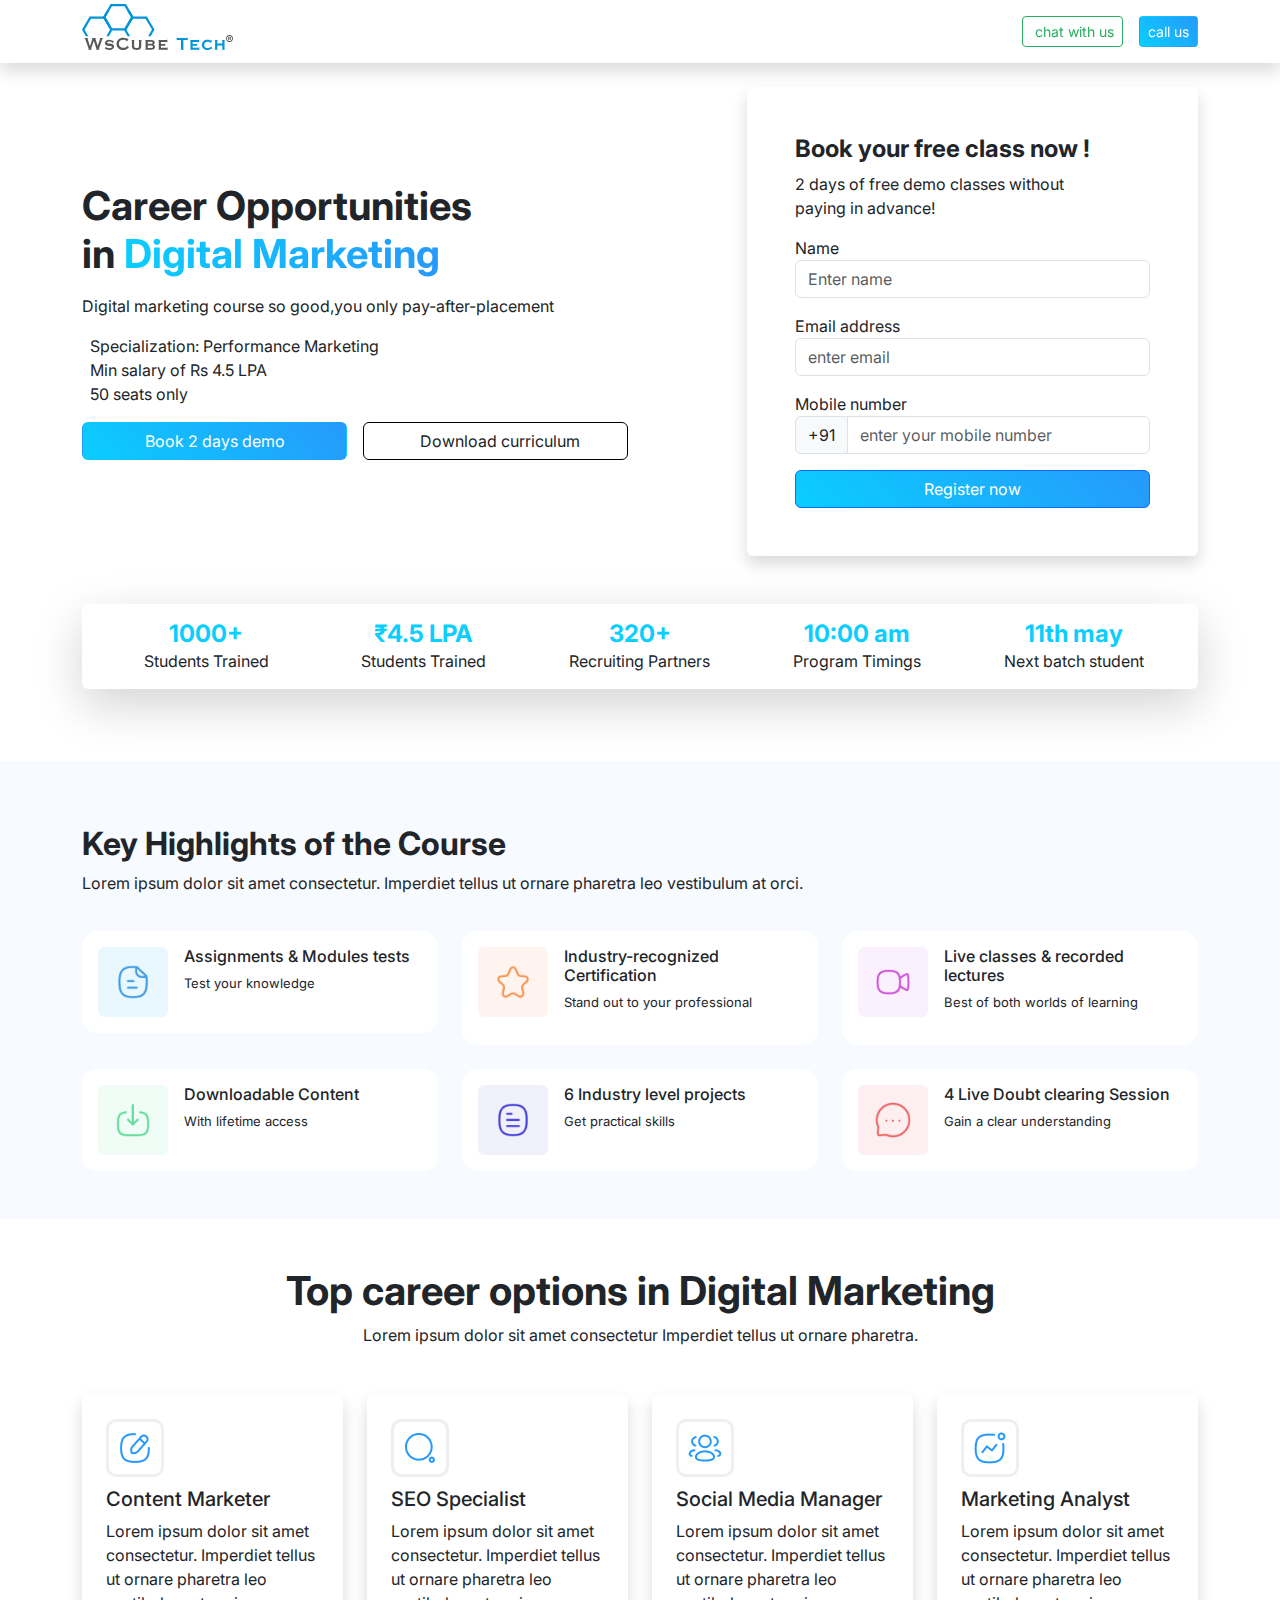
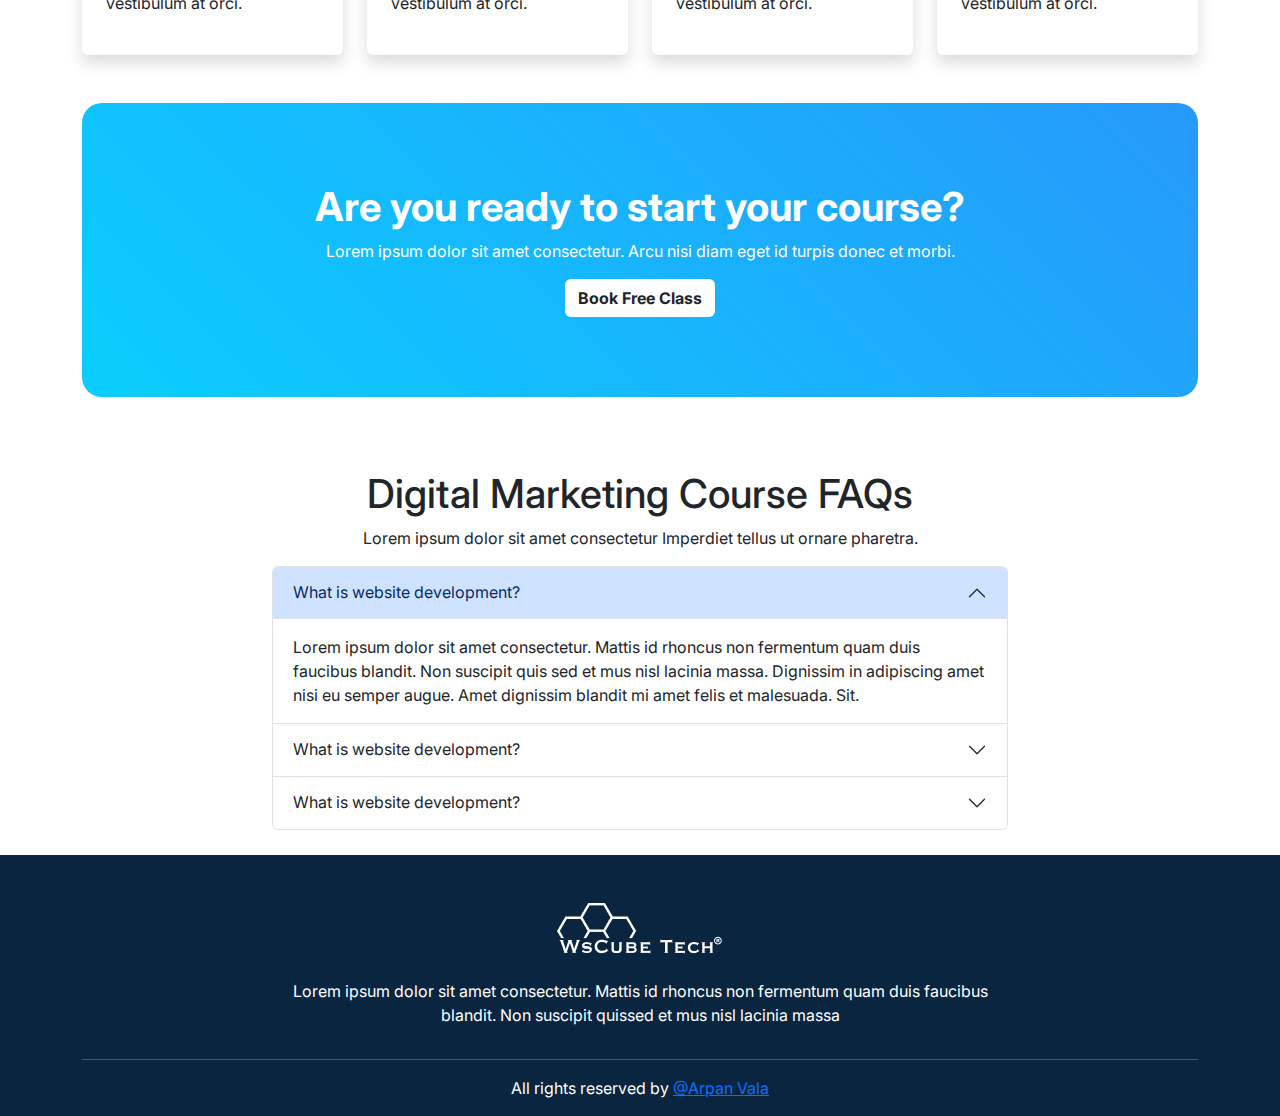
<file: index.html>
<!DOCTYPE html>
<html lang="en">

<head>
  <meta charset="UTF-8" />
  <meta name="viewport" content="width=device-width, initial-scale=1.0" />

  <link rel="shortcut icon" href="img/favicon.png" type="image/x-icon">

  <!-- bootstrap link -->
  <link href="https://cdn.jsdelivr.net/npm/bootstrap@5.3.3/dist/css/bootstrap.min.css" rel="stylesheet" />
  <!-- Font Awsome -->
  <link rel="stylesheet" href="https://cdnjs.cloudflare.com/ajax/libs/font-awesome/6.6.0/css/all.min.css"
    integrity="sha512-Kc323vGBEqzTmouAECnVceyQqyqdsSiqLQISBL29aUW4U/M7pSPA/gEUZQqv1cwx4OnYxTxve5UMg5GT6L4JJg=="
    crossorigin="anonymous" referrerpolicy="no-referrer" />
  <!-- Google font -->
  <link
    href="https://fonts.googleapis.com/css2?family=Inter:ital,opsz,wght@0,14..32,100..900;1,14..32,100..900&display=swap"
    rel="stylesheet">

  <link rel="stylesheet" href="CSS/style.css" />
  <link rel="stylesheet" href="CSS/media.css" />
  <title>Home Page</title>
</head>

<body>
  <!-- header  -->
  <section class="container-fluid shadow py-1 position-sticky top-0  bg-white  z-3">
    <div class="container">
      <div class="row align-items-center">
        <div class="col-12 col-md-6">
          <figure class="logo m-0 p-0 text-center text-lg-start">
            <a href="index.html"><img src="img/logo.svg" alt="logo image"></a>
          </figure>
        </div>
        <div class="col-12 col-md-6">
          <div class="logo-btn d-flex justify-content-end gap-3">
            <button class="btn btn-sm b1"><i class="fa-brands fa-whatsapp pe-1"></i>chat with us</button>
            <button class="btn btn-sm b2">call us</button>
          </div>
        </div>
      </div>
    </div>
  </section>

  <!-- Hero  -->
  <section class="container-fluid py-4">
    <div class="container">
      <div class="row align-items-center justify-content-between gy-4">
        <div class="col-12 col-lg-6">
          <div class="bannerContent">
            <h1>Career Opportunities <br>in <span>Digital Marketing</span></h1>
            <p class="pt-2">Digital marketing course so good,you only pay-after-placement</p>
            <ul class="m-0 p-0">
              <li><i class="fa-solid fa-circle-check pe-2"></i>Specialization: Performance Marketing</li>
              <li><i class="fa-solid fa-circle-check pe-2"></i>Min salary of Rs 4.5 LPA</li>
              <li><i class="fa-solid fa-circle-check pe-2"></i>50 seats only</li>
            </ul>
            <div class="hero-btn d-flex gap-3 mt-3">
              <button class="btn hero-btn1">Book 2 days demo</button>
              <button class="btn hero-btn2 rounded"><i class="fa-solid fa-download pe-2"></i>Download
                curriculum</button>
            </div>
          </div>
        </div>
        <div class="col-12 col-lg-5">
          <form class="shadow p-sm-5 p-4 rounded">
            <h4 class="form-heading">Book your free class now !</h4>
            <p>2 days of free demo classes without <br> paying in advance!</p>
            <div class="mb-3">
              <label class="form-label d-none d-sm-inline">Name</label>
              <input type="text" class="form-control" placeholder="Enter name">
            </div>
            <div class="mb-3">
              <label class="form-label  d-none d-sm-inline">Email address</label>
              <input type="email" class="form-control" placeholder="enter email">
            </div>
            <div class="mb-3">
              <label class="form-label  d-none d-sm-inline" for="autoSizingInputGroup">Mobile number</label>
              <div class="input-group">
                <div class="input-group-text">+91</div>
                <input type="text" class="form-control" placeholder="enter your mobile number">
              </div>
            </div>
            <button type="submit" class="btn btn-primary container-fluid">Register now</button>
          </form>
        </div>
      </div>
      <div class="container">
        <div class="row mt-5 shadow-lg rounded p-3 pb-0 text-center hero-bar row-cols-lg-5 row-cols-md-2 row-cols-1">
          <div class="col ">
            <h4>1000+</h4>
            <p>Students Trained</p>
          </div>
          <div class="col">
            <h4>₹4.5 LPA</h4>
            <p>Students Trained</p>
          </div>
          <div class="col">
            <h4>320+</h4>
            <p>Recruiting Partners</p>
          </div>
          <div class="col">
            <h4>10:00 am</h4>
            <p>Program Timings</p>
          </div>
          <div class="col">
            <h4>11th may</h4>
            <p>Next batch student</p>
          </div>

        </div>

      </div>
  </section>

  <!-- highlights  -->
  <section class="container-fluid highlightSection py-5 mt-5">
    <div class="container">
      <div class="row mb-1">
        <div class="col-12 py-3 ">
          <h2>Key Highlights of the Course</h2>
          <p>Lorem ipsum dolor sit amet consectetur. Imperdiet tellus ut ornare pharetra leo vestibulum at orci.</p>
        </div>
      </div>
      <div class="row gy-4">
        <div class="col-lg-4 col-md-6 col-12">
          <div class="bg-white p-3 d-flex gap-3 highlightItems">
            <img src="img/B1.png" alt="Highlights bg">
            <div>
              <h4>Assignments & Modules tests</h4>
              <p>Test your knowledge</p>
            </div>

          </div>
        </div>
        <div class="col-lg-4 col-md-6 col-12">
          <div class="bg-white p-3 d-flex gap-3 highlightItems">
            <img src="img/B2.png" alt="Highlights bg">
            <div>
              <h4>Industry-recognized Certification</h4>
              <p>Stand out to your professional</p>
            </div>

          </div>
        </div>
        <div class="col-lg-4 col-md-6 col-12">
          <div class="bg-white p-3 d-flex gap-3 highlightItems">
            <img src="img/B3.png" alt="Highlights bg">
            <div>
              <h4>Live classes & recorded lectures</h4>
              <p>Best of both worlds of learning</p>
            </div>

          </div>
        </div>
        <div class="col-lg-4 col-md-6 col-12">
          <div class="bg-white p-3 d-flex gap-3 highlightItems">
            <img src="img/B4.png" alt="Highlights bg">
            <div>
              <h4>Downloadable Content</h4>
              <p>With lifetime access</p>
            </div>

          </div>
        </div>
        <div class="col-lg-4 col-md-6 col-12">
          <div class="bg-white p-3 d-flex gap-3 highlightItems">
            <img src="img/B5.png" alt="Highlights bg">
            <div>
              <h4>6 Industry level projects</h4>
              <p>Get practical skills</p>
            </div>

          </div>
        </div>
        <div class="col-lg-4 col-md-6 col-12">
          <div class="bg-white p-3 d-flex gap-3 highlightItems">
            <img src="img/B6.png" alt="Highlights bg">
            <div>
              <h4>4 Live Doubt clearing Session</h4>
              <p>Gain a clear understanding</p>
            </div>

          </div>
        </div>
      </div>
    </div>
  </section>

  <!-- career options  -->
  <section class="options container-fluid my-5">
    <div class="container">
      <div class="row">
        <div class="col-12">
          <div class="optionHead text-center mb-5">
            <h1>Top career options in Digital Marketing</h1>
            <p>Lorem ipsum dolor sit amet consectetur Imperdiet tellus ut ornare pharetra.</p>
          </div>
        </div>
      </div>
      <div class="row gy-4">
        <div class="col-lg-3 col-md-6 col-12">
          <div class="optionItem shadow p-4 rounded">
            <img src="img/O1.png">
            <div>
              <h5>Content Marketer</h5>
              <p>Lorem ipsum dolor sit amet consectetur. Imperdiet tellus ut ornare pharetra leo vestibulum at orci.</p>
            </div>
          </div>
        </div>
        <div class="col-lg-3 col-md-6 col-12">
          <div class="optionItem shadow p-4 rounded">
            <img src="img/O2.png">
            <h5>SEO Specialist</h5>
            <p>Lorem ipsum dolor sit amet consectetur. Imperdiet tellus ut ornare pharetra leo vestibulum at orci.</p>
          </div>
        </div>
        <div class="col-lg-3 col-md-6 col-12">
          <div class="optionItem shadow p-4 rounded">
            <img src="img/O3.png">
            <h5>Social Media Manager</h5>
            <p>Lorem ipsum dolor sit amet consectetur. Imperdiet tellus ut ornare pharetra leo vestibulum at orci.</p>
          </div>
        </div>
        <div class="col-lg-3 col-md-6 col-12">
          <div class="optionItem shadow p-4 rounded">
            <img src="img/O4.png">
            <h5>Marketing Analyst</h5>
            <p>Lorem ipsum dolor sit amet consectetur. Imperdiet tellus ut ornare pharetra leo vestibulum at orci.</p>
          </div>
        </div>
      </div>
    </div>
  </section>

  <!-- book live class -->
  <section class="container-fluid mb-5">
    <div class="container">
      <div class="row">
        <div class="col-12" id="bookClass">
          <div class="bookClass text-center">
            <h1>Are you ready to start your course?</h1>
            <p>Lorem ipsum dolor sit amet consectetur. Arcu nisi diam eget id turpis donec et morbi.</p>
            <button class="btn bg-white">Book Free Class</button>
          </div>
        </div>
      </div>
    </div>

  </section>

  <!-- FAQ  -->
  <selection class="container-fluid mb-5">
    <div class="container">
      <div class="row justify-content-center">
        <div class="col-11 col-md-8">
          <div class="faq">
            <h1 class="text-center">Digital Marketing Course FAQs</h1>
            <p class="text-center">Lorem ipsum dolor sit amet consectetur Imperdiet tellus ut ornare pharetra.</p>

            <div class="accordion" id="accordionExample">
              <div class="accordion-item">
                <h2 class="accordion-header">
                  <button class="accordion-button font-bold" type="button" data-bs-toggle="collapse"
                    data-bs-target="#collapseOne" aria-expanded="true" aria-controls="collapseOne">
                    What is website development?
                  </button>
                </h2>
                <div id="collapseOne" class="accordion-collapse collapse show" data-bs-parent="#accordionExample">
                  <div class="accordion-body">
                    Lorem ipsum dolor sit amet consectetur. Mattis id rhoncus non fermentum quam duis faucibus
                    blandit. Non suscipit quis
                    sed et mus nisl lacinia massa. Dignissim in adipiscing amet nisi eu semper augue. Amet dignissim
                    blandit mi amet felis
                    et malesuada. Sit.
                  </div>
                </div>
              </div>
              <div class="accordion-item">
                <h2 class="accordion-header">
                  <button class="accordion-button collapsed" type="button" data-bs-toggle="collapse"
                    data-bs-target="#collapseTwo" aria-expanded="false" aria-controls="collapseTwo">
                    What is website development?
                  </button>
                </h2>
                <div id="collapseTwo" class="accordion-collapse collapse" data-bs-parent="#accordionExample">
                  <div class="accordion-body">
                    Lorem ipsum dolor sit amet consectetur. Mattis id rhoncus non fermentum quam duis faucibus
                    blandit. Non suscipit quis
                    sed et mus nisl lacinia massa. Dignissim in adipiscing amet nisi eu semper augue. Amet dignissim
                    blandit mi amet felis
                    et malesuada. Sit.
                  </div>
                </div>
              </div>
              <div class="accordion-item">
                <h2 class="accordion-header">
                  <button class="accordion-button collapsed" type="button" data-bs-toggle="collapse"
                    data-bs-target="#collapseThree" aria-expanded="false" aria-controls="collapseThree">
                    What is website development?
                  </button>
                </h2>
                <div id="collapseThree" class="accordion-collapse collapse" data-bs-parent="#accordionExample">
                  <div class="accordion-body">
                    Lorem ipsum dolor sit amet consectetur. Mattis id rhoncus non fermentum quam duis faucibus
                    blandit. Non suscipit quis
                    sed et mus nisl lacinia massa. Dignissim in adipiscing amet nisi eu semper augue. Amet dignissim
                    blandit mi amet felis
                    et malesuada. Sit.
                  </div>
                </div>
              </div>

            </div>
          </div>
        </div>
      </div>
    </div>
  </selection>

  <!-- footer  -->
  <footer class="container-fluid">
    <div class="container">
      <div class="row pt-4 pt-md-5 justify-content-center">
        <div class="col-12 text-center">
          <figure>
            <img src="img/logo_black.png" alt="">
          </figure>
        </div>
        <div class="col-md-8">
          <p class="text-center">Lorem ipsum dolor sit amet consectetur. Mattis id rhoncus non fermentum quam duis
            faucibus blandit. Non
            suscipit quissed et mus nisl lacinia massa</p>
        </div>
      </div>
      <hr>
      <div class="row">
        <div class="col-12 text-center">
          <p>All rights reserved by <a href="https://github.com/ArpanVala">@Arpan Vala</a></p>
        </div>
      </div>
    </div>
  </footer>

  <script src="https://cdn.jsdelivr.net/npm/bootstrap@5.3.3/dist/js/bootstrap.bundle.min.js"
    integrity="sha384-YvpcrYf0tY3lHB60NNkmXc5s9fDVZLESaAA55NDzOxhy9GkcIdslK1eN7N6jIeHz"
    crossorigin="anonymous"></script>
</body>

</html>
</file>
<file: CSS/style.css>
* {
  font-family: 'inter', sans-serif;
}
.b1 {
  color: #27ae60;
  border: 1px solid #27ae60;
}
.b1:hover {
  background-color: #27ae60;
  color: white;
  border: 1px solid #27ae60;
}
.b2,
form button,
.hero-btn1 {
  color: white;
  background: linear-gradient(45deg, #0acefe, #2699fb);
}
.b2:hover,
form button:hover,
.hero-btn1:hover {
  color: white;
  background: linear-gradient(45deg, #09b7e2, #2184db);
}
.bannerContent h1 {
  font-weight: bold;
}
.bannerContent h1 span {
  background: #0acefe;
  background: linear-gradient(to right, #0acefe 0%, #2699fb 100%);
  -webkit-background-clip: text;
  -webkit-text-fill-color: transparent;
}
.bannerContent ul {
  list-style: none;
}
.bannerContent li i {
  color: #09b7e2;
}
.hero-bar .col h4 {
  color: #0acefe;
  font-weight: bold;
  margin-bottom: 0;
}

.hero-btn button {
  width: 50%;
}
.hero-btn2 {
  border: 1px solid black;
  transition: 0.4s 0s;
}
.hero-btn2:hover {
  border: 1px solid black;
  box-shadow: 2px 2px 1px black;
}

.form-heading {
  font-weight: bold;
}
.highlightSection {
  background-color: #f7faff;
}
.highlightSection h2 {
  font-weight: bold;
}
.highlightItems {
  border-radius: 15px;
}
.highlightItems:hover {
  box-shadow: 1px 1px 10px rgb(214, 214, 214);
}
.highlightItems img {
  width: 70px;
  height: 70px;
}
.highlightItems h4 {
  font-size: 16px;
}
.highlightItems p {
  font-size: small;
}
.optionHead h1 {
  font-weight: bold;
}
.optionItem img {
  /* background-color: black; */
  padding: 8px;
  margin-bottom: 10px;
  border: 3px solid rgb(239, 239, 239);
  border-radius: 10px;
}
.bookClass {
  background: linear-gradient(45deg, #0acefe, #2699fb);
  border-radius: 20px;
  color: white;
  padding: 80px 20px;
}
.bookClass button {
  font-weight: bold;
}
.bookClass h1 {
  font-weight: bold;
}
.bookClass button:hover {
  color: black;
  box-shadow: 7px 7px 0px black;
}
footer {
  background-color: #0a2540;
  color: white;
}
</file>
<file: CSS/media.css>
@media only screen and (min-width: 200px) and (max-width: 575px) {
  .logo-btn {
    position: fixed;
    bottom: 0px;
    background-color: white;
    width: 100%;
    left: 0;
    justify-content: center !important;
    padding: 10px;
  }
  .bannerContent h1 {
    text-align: center;
    font-size: 30px;
  }
  .bannerContent h1 br {
    display: none;
  }
  .bannerContent h1 span {
    display: inline-block;
  }
  .bannerContent p {
    margin: 20px 0px !important;
    text-align: center;
  }
  .bannerContent li,
  .bannerContent p {
    font-size: 16px;
    margin-bottom: 8px;
  }
  .hero-btn {
    flex-direction: column;
    gap: 10px !important;
  }
  .hero-btn button {
    width: 100%;
  }
  form {
    font-size: small;
  }
  .optionHead h1 {
    font-size: 25px;
  }
  .optionItem h5 {
    font-size: 16px;
  }
  .optionItem p {
    font-size: 13px;
  }
  .bookClass h1 {
    font-size: 26px;
  }
  .bookClass p {
    font-size: 16px;
  }
  footer {
    padding-bottom: 3rem;
  }
  footer p {
    font-size: 15px;
  }
  footer img {
    width: 120px;
  }
}
</file>
